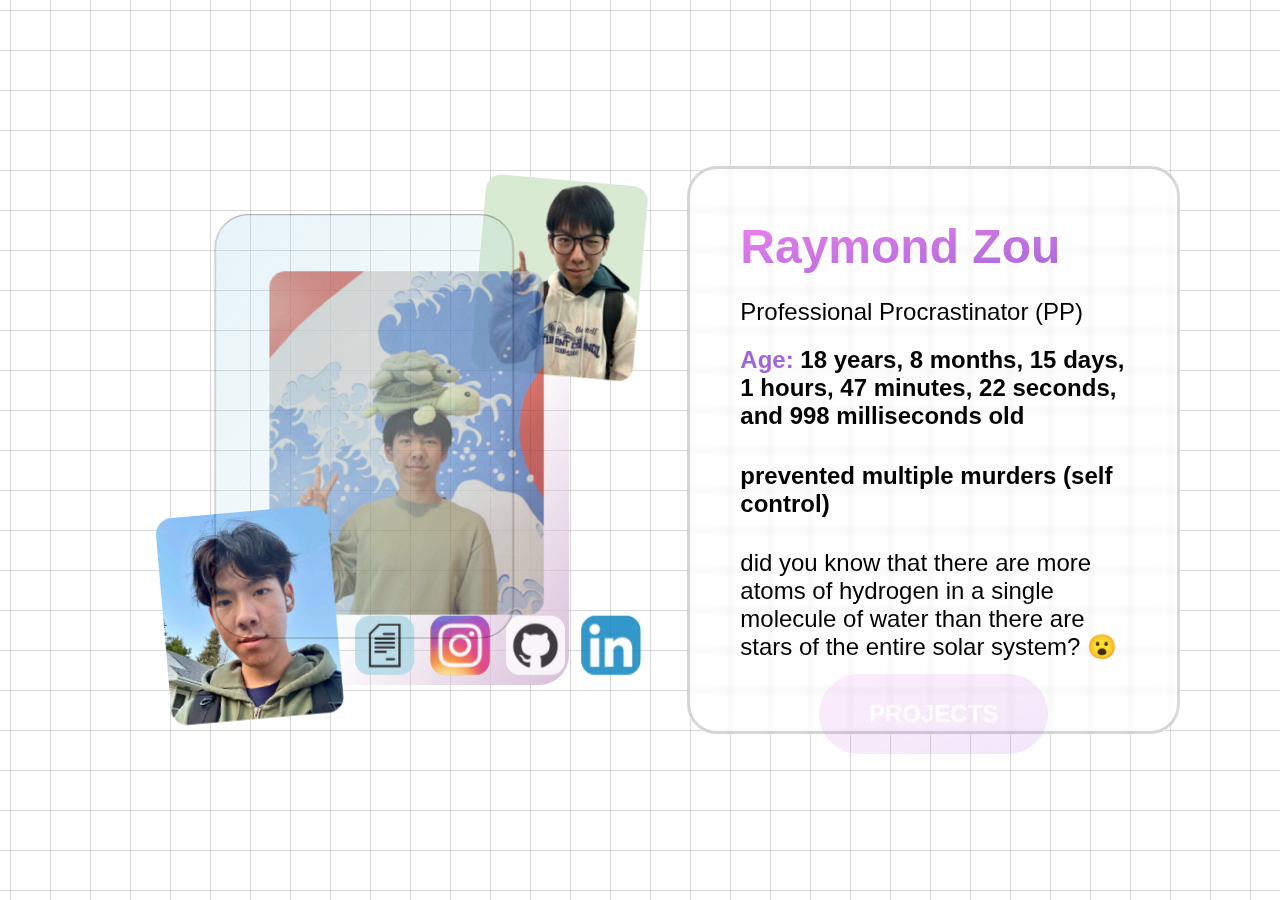
<file: index.html>
<!DOCTYPE html>
<html lang="en">
  <head>
    <meta charset="UTF-8" />
    <meta http-equiv="X-UA-Compatible" content="IE=edge" />
    <meta name="viewport" content="width=device-width, initial-scale=1.0" />
    <title>Raymond Z</title>
    <link rel="stylesheet" href="styles.css" />
    <link rel="stylesheet" href="index.css" />
  </head>
  <body>
    <main>
      <div id="display-card-container">
        <div id="display-card" class="card js-perspective js-flip-perspective">
          <div id="popout-1" class="popout">
            <img src="/assets/images/raymond-3.jpg" />
          </div>

          <div id="main-photo">
            <img src="/assets/images/raymond-1.jpg" />
          </div>

          <div id="display-links">
            <a class="link resume-color" href="./resume" target="_blank">
              <img src="/assets/icons/resume-icon.png" />
              <div class="tooltip">RESUME</div>
            </a>

            <a
              class="link insta-color"
              href="https://www.instagram.com/raymond.y.z/"
              target="_blank"
            >
              <img src="/assets/icons/insta-icon.png" />
              <div class="tooltip">INSTAGRAM</div>
            </a>

            <a
              class="link github-color"
              href="https://github.com/raymondyz"
              target="_blank"
            >
              <img src="/assets/icons/github-icon.png" />
              <div class="tooltip">GITHUB</div>
            </a>

            <a
              class="link linkedin-color"
              href="https://www.linkedin.com/in/raymond-zou-14b77b2ba/"
              target="_blank"
            >
              <img src="/assets/icons/linkedin-icon.png" />
              <div class="tooltip">LINKEDIN</div>
            </a>
          </div>

          <div id="popout-2" class="popout">
            <img src="/assets/images/raymond-2.jpg" />
          </div>

          <div id="front-glass">
            <div id="glint"></div>
          </div>
        </div>
      </div>
      <div id="about-card-container">
        <div id="about-card" class="frosted-glass">
          <h2>Raymond Zou</h2>
          <p>Professional Procrastinator (PP)</p>
          <h4><mark>Age:</mark> <span id="age">17</span></h4>
          <h4>prevented multiple murders (self control)</h4>
          <p>
            did you know that there are more atoms of hydrogen in a single
            molecule of water than there are stars of the entire solar system?
            😮
          </p>
        </div>
        <a id="projects-button" href="./projects.html" class="button">
          <h2>PROJECTS</h2>
        </a>
      </div>
    </main>
    <div id="cookie-popup" class="frosted-glass">
      <h2>This website uses cookies</h2>
      <p>
        This website gives you the best experience by providing you cookies. By
        clicking "Accept" you consent to receiving delicious cookies. You may
        visit
        <span id="settings" class="underline">settings</span> to manage which
        cookies are accepted.
        <span id="policy" class="underline">Cookie Policy</span>
      </p>
      <div class="button-group">
        <button id="accept-button">Accept Cookies</button>
        <button id="decline-button">Decline Cookies</button>
      </div>
    </div>
    <div id="cookie-container"></div>

    <script src="perspective.js"></script>
    <script src="index.js"></script>
    <script src="cookie.js"></script>
  </body>
</html>
</file>
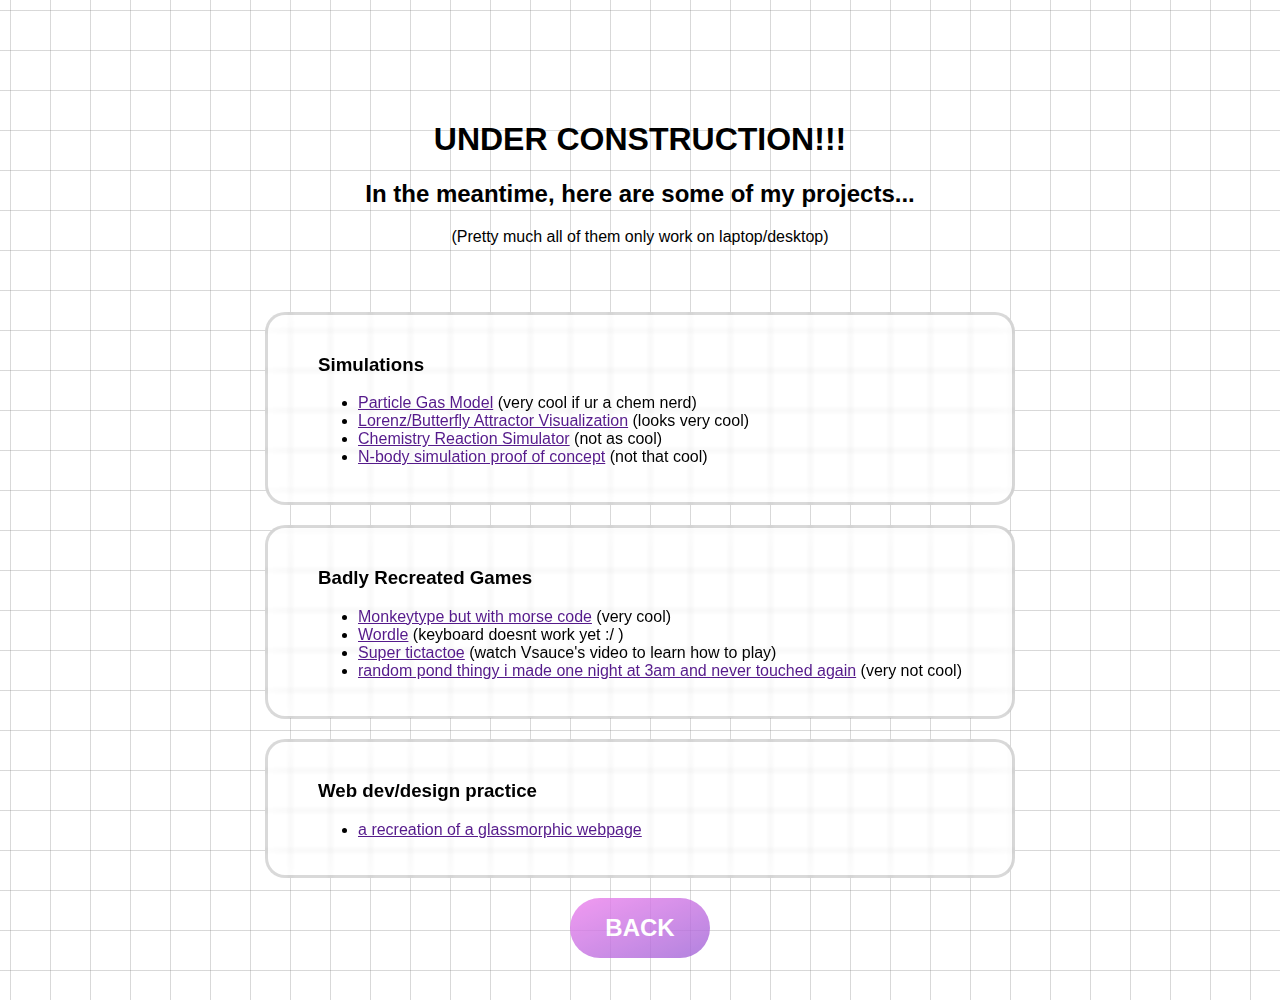
<file: projects.html>
<!DOCTYPE html>
<html lang="en">
  <head>
    <meta charset="UTF-8" />
    <meta name="viewport" content="width=device-width, initial-scale=1.0" />
    <title>Projects</title>
    <link rel="stylesheet" href="styles.css" />
    <link rel="stylesheet" href="projects.css" />
  </head>
  <body>
    <main>
      <div id="title-group">
        <h1>UNDER CONSTRUCTION!!!</h1>
        <h2>In the meantime, here are some of my projects...</h2>
        <p>(Pretty much all of them only work on laptop/desktop)</p>
      </div>

      <div id="projects-container">
        <div class="project-section frosted-glass">
          <h3>Simulations</h3>
          <ul>
            <li>
              <a href="">Particle Gas Model</a> (very cool if ur a chem nerd)
            </li>
            <li>
              <a href="">Lorenz/Butterfly Attractor Visualization</a> (looks
              very cool)
            </li>
            <li><a href="">Chemistry Reaction Simulator</a> (not as cool)</li>
            <li>
              <a href="">N-body simulation proof of concept</a> (not that cool)
            </li>
          </ul>
        </div>

        <div class="project-section frosted-glass">
          <h3>Badly Recreated Games</h3>
          <ul>
            <li><a href="">Monkeytype but with morse code</a> (very cool)</li>
            <li><a href="">Wordle</a> (keyboard doesnt work yet :/ )</li>
            <li>
              <a href="">Super tictactoe</a> (watch Vsauce's video to learn how
              to play)
            </li>
            <li>
              <a href=""
                >random pond thingy i made one night at 3am and never touched
                again</a
              >
              (very not cool)
            </li>
          </ul>
        </div>

        <div class="project-section frosted-glass">
          <h3>Web dev/design practice</h3>
          <ul>
            <li><a href="">a recreation of a glassmorphic webpage</a></li>
          </ul>
        </div>

        <a id="back-button" href="./index.html" class="button"> BACK </a>
      </div>
    </main>
  </body>
</html>
</file>
<file: styles.css>
body {
  margin: 0;
  width: 100dvw;
  overflow: hidden;

  font-family: Arial, Helvetica, sans-serif;

  background-color: white;
  /* rgb(255, 241, 244) */
  background-size: 40px 40px;
  background-image:
    linear-gradient(to right, rgba(128, 128, 128, 0.3) 1px, transparent 1px),
    linear-gradient(to bottom, rgba(128, 128, 128, 0.3) 1px, transparent 1px);
  background-position: 10px 10px;
}

main {
  height: 100dvh;
  margin: 0 100px;
}

.button {
  width: fit-content;
  height: 80px;
  padding: 0 50px;
  align-content: center;

  display: block;

  background: linear-gradient(to top left, rgb(160, 101, 215), violet);
  text-decoration: none;
  color: white;
  border-radius: 100px;
  overflow: hidden;
}

.frosted-glass {
  border: 3px solid rgba(0, 0, 0, 0.15);

  background-color: rgba(255, 255, 255, 0.2);
  backdrop-filter: blur(2px);
  box-shadow: 0 0 30px 0px white inset;
}

mark {
  background-color: transparent;
  color: rgb(160, 101, 215);
}
</file>
<file: index.css>
main {
  display: flex;
  justify-content: center;
  align-items: center;
}

img {
  height: 100%;
  width: 100%;

  object-fit: cover;

  pointer-events: none;
  user-select: none;
}


/* Display Card */

#display-card-container {
  max-width: 800px;
  width: 100%;
  aspect-ratio: 0.91;

  display: flex;
  justify-content: stretch;
  align-items: stretch;
}

#display-card {
  background: linear-gradient(to bottom right, transparent, transparent, thistle);

  aspect-ratio: 9/13;
  margin: 30% 20% 15% 35%;

  border-radius: 30px;

  display: flex;
  flex-direction: column;
  justify-content: space-between;
  align-items: center;

  transition: 300ms ease;
}

#display-card:hover {
  /* Single Rotation Axis */
  transform: rotate3d(var(--js-directionX), var(--js-directionY), 0, var(--js-angle));

  /* Dual Rotation Axis (Old) */
  /* transform: rotateX(var(--js-rotateX)) rotateY(var(--js-rotateY)); */

  scale: 1.05;
}


/* Front Glass */

#front-glass {
  position: absolute;
  height: 98%;
  width: 100%;
  border-radius: 30px;
  border: 1px solid black;

  top: -15%;
  left: -25%;

  background: linear-gradient(to top left, transparent, lightblue);
  opacity: 30%;

  overflow: hidden;
}

#glint {
  left: -10%;
  top: -30%;
  position: absolute;

  height: 5%;
  width: 120%;
  rotate: -15deg;

  background-color: white;
  opacity: 0;

  transition: 300ms ease;
}

#display-card:hover #glint {
  opacity: 70%;
}

#glint::after {
  content: "";
  position: absolute;
  bottom: -60%;
  background-color: inherit;
  opacity: 70%;
  height: 30%;
  width: 100%;
}


/* Display Photos */

#main-photo {
  height: 85%;
  aspect-ratio: 4/5;
  border-radius: 15px;
  overflow: hidden;

  opacity: 70%;

  position: absolute;
  left: -10%;
  top: -5%;
}

#main-photo:hover {
  rotate: 5deg;
  translate: 5% 3%;
}

.popout {
  position: absolute;

  width: 60%;
  aspect-ratio: 5/6;
  /* border-radius: 15px;
  overflow: hidden; */
}
.popout > * {
  border-radius: 15px;
  overflow: hidden;

  transition: all 300ms;
}

#popout-1 {
  top: -30%;
  right: -25%;
  rotate: 5deg;

  animation: float 3s ease-in-out infinite alternate;
}
#popout-1:hover > * {
  rotate: 10deg;
  translate: 20% -25%;
}

#popout-2 {
  bottom: -5%;
  left: -45%;
  rotate: -5deg;

  animation: float 3s ease-in-out infinite alternate-reverse;
}
#popout-2:hover > * {
  rotate: -10deg;
  translate: -20% 25%;
}

@keyframes float {
  0% {
    translate: 0 -10px;
  }

  100% {
    translate: 0 10px;
  }
}



/* Display Links */

#display-links {
  --size: 55px;
  --gap: 15px;

  height: var(--size);
  width: calc((4*var(--size)) + (3*var(--gap)));

  position: absolute;
  bottom: 6%;
  left: 21%;

  display: flex;
  align-items: stretch;
  justify-content: stretch;
  gap: var(--gap);
}

.link {
  display: block;
  position: relative;
  width: var(--size);
  height: var(--size);
  border-radius: calc(var(--size)/4);
  background-color: thistle;
  opacity: 0.8;

  transition: height 200ms;
}

.link:hover {
  height: calc((2*var(--size)) + var(--gap));
}

.link img {
  position: relative;

  height: var(--size);
  width: var(--size);
  border-radius: calc(var(--size)/4);

  z-index: 1;
}

.link .tooltip {
  height: var(--size);
  width: var(--size);
  background: inherit;
  border-radius: calc(var(--size)/4);

  font-size: 1.25rem;
  font-weight: bold;
  color: transparent;
  text-align: center;
  line-height: var(--size);
  overflow: hidden;

  user-select: none;
  pointer-events: none;

  position: absolute;
  top: 0px;
  left: 0px;

  opacity: 0;
  transition: width 200ms 200ms, translate 200ms 200ms, color 200ms 200ms, top 200ms;
}

.link:hover .tooltip {
  color: white;
  pointer-events: auto;

  top: calc(var(--size) + var(--gap));
  opacity: 1;
  width: calc((4*var(--size)) + (3*var(--gap)));
}

.link:nth-of-type(2):hover .tooltip {
  translate: calc(-1*(var(--size) + var(--gap)));
}

.link:nth-of-type(3):hover .tooltip {
  translate: calc(-2*(var(--size) + var(--gap)));

}

.link:nth-of-type(4):hover .tooltip {
  translate: calc(-3*(var(--size) + var(--gap)));
}

/* Z Location */

#display-card #popout-1 {
  transform: translateZ(20px);
}

#display-card #display-links {
  transform: translateZ(50px);
}

#display-card #main-photo {
  transform: translateZ(40px);
}

#display-card #popout-2 {
  transform: translateZ(60px);
}

#front-glass {
  transform: translateZ(80px);
}


/* Hover/Click Reaction */

:is(.popout, #main-photo) {
  transition: 300ms ease;
}

:is(.popout, #main-photo):hover {
  scale: 1.05;
}

:is(.popout, #main-photo):active {
  scale: 0.95;
}




/* Brand Colors */

.discord-color {
  background-color: #5865F2;
}

.linkedin-color {
  background-color: #007fbc;
}

.github-color {
  background-color: rgb(235, 235, 235);
}

.resume-color {
  background-color: lightblue;
}

.link.resume-color:hover .tooltip {
  color: black;
}

.link.github-color:hover .tooltip {
  color: black;
}

.gmail-color {
  background-image: linear-gradient(to bottom right, #DB4437 0%, #DB4437 25%, #4285F4 25%, #4285F4 50%, #0F9D58 50%, #0F9D58 75%, #F4B400 75%, #F4B400 100%);
}

.insta-color {
  /* background: #833ab4;
  background: linear-gradient(to right,#fcb045,#fd1d1d,#833ab4); */
  background: #f09433;
  background: linear-gradient(45deg, #f09433 0%, #e6683c 25%, #dc2743 50%, #cc2366 75%, #bc1888 100%);
  filter: progid:DXImageTransform.Microsoft.gradient(startColorstr='#f09433', endColorstr='#bc1888', GradientType=1);
}


/* ============================================================================================== */
/* ==== ABOUT CARD ============================================================================== */
/* ============================================================================================== */

#about-card-container {
  position: relative;
  display: flex;
  flex-direction: column;
  align-items: center;

  transition: all 300ms;
}
#about-card-container:hover {
  scale: 1.05;
}

#projects-button {  
  position: absolute;
  bottom: -20px;

  box-shadow: none;

  opacity: 0.15;
  transition: all 300ms;
}
#about-card-container:hover #projects-button {
  opacity: 0.8;
  bottom: -60px;

  box-shadow: 0 0 30px rgba(0, 0, 0, 0.2);
}
#projects-button:hover {
  scale: 1.05;
}
#projects-button::after {
  content: "";
  height: 160%;
  width: 15px;
  background-color: white;
  opacity: 0;
  
  position: absolute;
  rotate: 30deg;

  position: absolute;
  bottom: -30%;
  left: -30%;

  transition: all 500ms;
}
#projects-button:hover::after {
  left: 60%;
  opacity: 0.3;
}


#about-card {
  position: relative;
  padding: 50px;

  min-height: 400px;
  min-width: 300px;
  max-width: 800px;
  
  color: black;
  border-radius: 30px;

  overflow: hidden;
}

#about-card h2 {
  font-size: 3rem;
  margin: 0;
  padding: 0;

  background: linear-gradient(to top left, rgb(160, 101, 215), violet);
  color: transparent;
  background-clip: content-box;
  -webkit-background-clip: text;
}

#about-card p {
  font-size: 1.5rem;
  margin-bottom: 20px;
}

#about-card h4 {
  margin-top: 10px;
  font-size: 1.5rem;
}


/* ============================================================================================== */
/* ==== COOKIES ================================================================================= */
/* ============================================================================================== */

.draggable-cookie {
  position: absolute;

  font-size: 5rem;

  transform: translate(-50%, -50%);

  user-select: none;
}

#cookie-popup {
  width: 400px;
  position: absolute;
  bottom: 50px;

  border-radius: 20px;
  background-color: rgba(255, 241, 244, 0.2);
  box-shadow: 0 0 30px 5px rgba(0, 0, 0, 0.2);

  padding: 30px;
  transition: all 0.8s ease-in;

  right: -800px;
  pointer-events: none;
}

#cookie-popup h2 {
  margin: 0;

  font-size: 1.25rem;
}

#cookie-popup p {
  font-size: 0.875rem;
}

.underline {
  text-decoration: underline;
}

.button-group {
  width: 100%;

  display: flex;
  align-items: center;
  justify-content: stretch;

  gap: 30px;
}

#cookie-popup button {
  width: 100%;

  padding: 15px;
  border: none;
  border-radius: 10px;

  font-size: 1rem;
  font-weight: bold;
}

#accept-button:hover {
  background-color: rgb(47, 105, 47);
  color: white;
}

#accept-button,
#accept-button:active {
  background-color: rgb(135, 197, 135);
}

#decline-button:hover {
  background-color: rgb(193, 69, 58);
  color: white;
}

#decline-button,
#decline-button:active {
  background-color: rgb(234, 152, 144);
}
</file>
<file: projects.css>
main {
  padding-top: 100px;

  display: flex;
  flex-direction: column;
  justify-content: start;
  align-items: center;
  gap: 50px;
}

#title-group {
  text-align: center;
}

#projects-container {
  /* background-color: green; */

  display: flex;
  flex-direction: column;
  align-items: stretch;
  justify-content: start;
  gap: 20px;
}

.project-section {
  /* background-color: red; */

  padding: 20px 50px;
  border-radius: 20px;
}

#back-button {
  opacity: 0.8;
  height: 60px;
  padding: 0 35px;

  align-self: center;

  font-weight: bold;
  font-size: 1.5rem;
}
</file>
